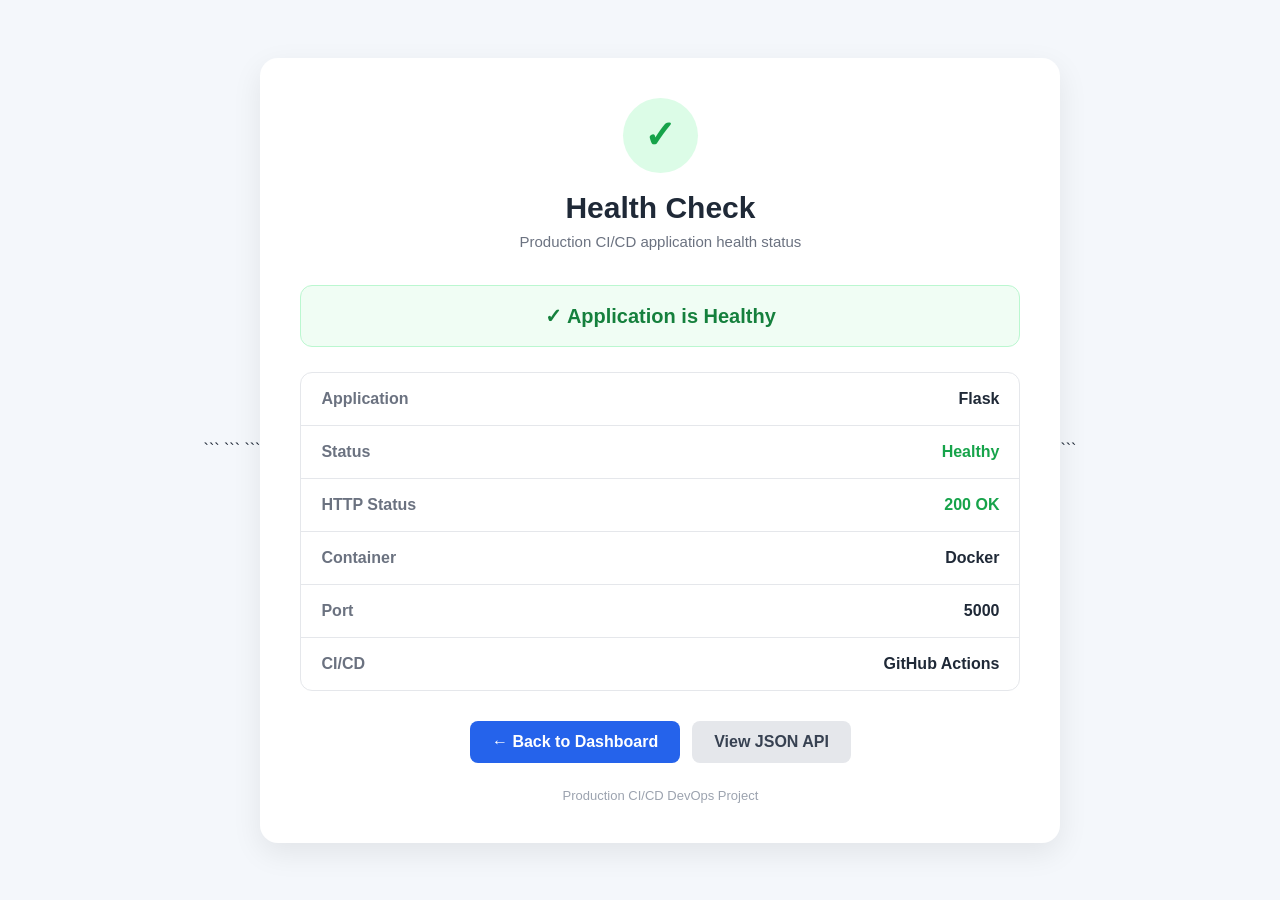
<file: app/templates/health.html>
<!DOCTYPE html>

<html lang="en">
<head>
    <meta charset="UTF-8">
    <meta name="viewport" content="width=device-width, initial-scale=1.0">

```
<title>Health Check | Production CI/CD DevOps</title>

<style>
    * {
        box-sizing: border-box;
        margin: 0;
        padding: 0;
    }

    body {
        font-family: Arial, Helvetica, sans-serif;
        background: #f4f7fb;
        color: #1f2937;
        min-height: 100vh;
        display: flex;
        align-items: center;
        justify-content: center;
        padding: 30px;
    }

    .container {
        width: 100%;
        max-width: 800px;
    }

    .card {
        background: white;
        border-radius: 18px;
        padding: 40px;
        box-shadow: 0 10px 30px rgba(0, 0, 0, 0.08);
    }

    .header {
        text-align: center;
        margin-bottom: 35px;
    }

    .icon {
        width: 75px;
        height: 75px;
        margin: 0 auto 18px;
        border-radius: 50%;
        background: #dcfce7;
        color: #16a34a;
        display: flex;
        align-items: center;
        justify-content: center;
        font-size: 38px;
        font-weight: bold;
    }

    h1 {
        font-size: 30px;
        margin-bottom: 8px;
    }

    .subtitle {
        color: #6b7280;
        font-size: 15px;
    }

    .status {
        background: #f0fdf4;
        border: 1px solid #bbf7d0;
        border-radius: 12px;
        padding: 18px 20px;
        margin-bottom: 25px;
        text-align: center;
    }

    .status strong {
        color: #15803d;
        font-size: 20px;
    }

    .details {
        border: 1px solid #e5e7eb;
        border-radius: 12px;
        overflow: hidden;
        margin-bottom: 30px;
    }

    .row {
        display: flex;
        justify-content: space-between;
        align-items: center;
        padding: 17px 20px;
        border-bottom: 1px solid #e5e7eb;
    }

    .row:last-child {
        border-bottom: none;
    }

    .label {
        color: #6b7280;
        font-weight: 600;
    }

    .value {
        font-weight: 600;
    }

    .healthy {
        color: #16a34a;
    }

    .actions {
        display: flex;
        gap: 12px;
        justify-content: center;
        flex-wrap: wrap;
    }

    .button {
        display: inline-block;
        text-decoration: none;
        padding: 12px 22px;
        border-radius: 8px;
        background: #2563eb;
        color: white;
        font-weight: 600;
    }

    .button.secondary {
        background: #e5e7eb;
        color: #374151;
    }

    .footer {
        text-align: center;
        margin-top: 25px;
        color: #9ca3af;
        font-size: 13px;
    }

    @media (max-width: 600px) {
        .card {
            padding: 25px;
        }

        h1 {
            font-size: 24px;
        }

        .row {
            flex-direction: column;
            align-items: flex-start;
            gap: 5px;
        }
    }
</style>
```

</head>

<body>

```
<div class="container">

    <div class="card">

        <div class="header">

            <div class="icon">
                ✓
            </div>

            <h1>Health Check</h1>

            <p class="subtitle">
                Production CI/CD application health status
            </p>

        </div>


        <div class="status">

            <strong>
                ✓ Application is Healthy
            </strong>

        </div>


        <div class="details">

            <div class="row">
                <span class="label">Application</span>
                <span class="value">Flask</span>
            </div>

            <div class="row">
                <span class="label">Status</span>
                <span class="value healthy">Healthy</span>
            </div>

            <div class="row">
                <span class="label">HTTP Status</span>
                <span class="value healthy">200 OK</span>
            </div>

            <div class="row">
                <span class="label">Container</span>
                <span class="value">Docker</span>
            </div>

            <div class="row">
                <span class="label">Port</span>
                <span class="value">5000</span>
            </div>

            <div class="row">
                <span class="label">CI/CD</span>
                <span class="value">GitHub Actions</span>
            </div>

        </div>


        <div class="actions">

            <a href="/" class="button">
                ← Back to Dashboard
            </a>

            <a href="/health" class="button secondary">
                View JSON API
            </a>

        </div>


        <div class="footer">

            Production CI/CD DevOps Project

        </div>

    </div>

</div>
```

</body>
</html>
</file>
